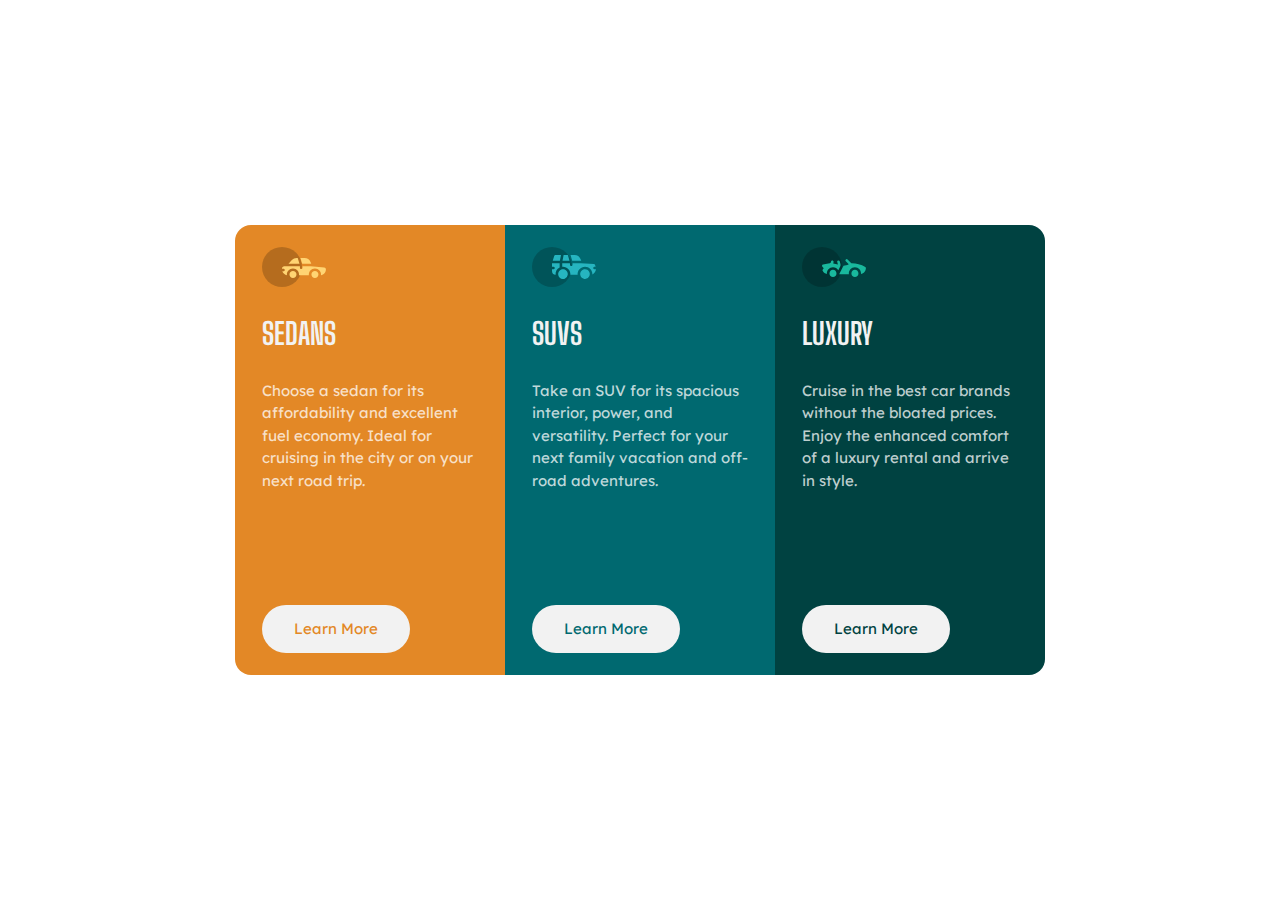
<file: 3-column-preview-card-component-main/index.html>
<!DOCTYPE html>
<html lang="en">
  <head>
    <meta charset="UTF-8" />
    <meta name="viewport" content="width=device-width, initial-scale=1.0" />
    <!-- displays site properly based on user's device -->

    <link
      rel="icon"
      type="image/png"
      sizes="32x32"
      href="./images/favicon-32x32.png"
    />

    <title>Frontend Mentor | 3-column preview card component</title>
    <link rel="preconnect" href="https://fonts.gstatic.com" />
    <link
      href="https://fonts.googleapis.com/css2?family=Big+Shoulders+Display:wght@700&family=Lexend+Deca&display=swap"
      rel="stylesheet"
    />

    <link rel="stylesheet" href="./css/reset.css" />
    <link rel="stylesheet" href="./css/global.css" />
  </head>
  <body>
    <div class="container">
      <div class="card">
        <div class="card__item bg-bright-orange">
          <img src="./images/icon-sedans.svg" alt="sedans" />
          <h1 class="title">Sedans</h1>
          <p class="description">
            Choose a sedan for its affordability and excellent fuel economy.
            Ideal for cruising in the city or on your next road trip.
          </p>
          <button class="btn bright-orange">Learn More</button>
        </div>
        <div class="card__item bg-dark-cyan">
          <img src="./images/icon-suvs.svg" alt="suvs" />
          <h1 class="title">SUVs</h1>
          <p class="description">
            Take an SUV for its spacious interior, power, and versatility.
            Perfect for your next family vacation and off-road adventures.
          </p>
          <button class="btn dark-cyan">Learn More</button>
        </div>
        <div class="card__item bg-very-dark-cyan">
          <img src="./images/icon-luxury.svg" alt="luxury" />
          <h1 class="title">Luxury</h1>
          <p class="description">
            Cruise in the best car brands without the bloated prices. Enjoy the
            enhanced comfort of a luxury rental and arrive in style.
          </p>
          <button class="btn very-dark-cyan">Learn More</button>
        </div>
      </div>
    </div>
  </body>
</html>
</file>
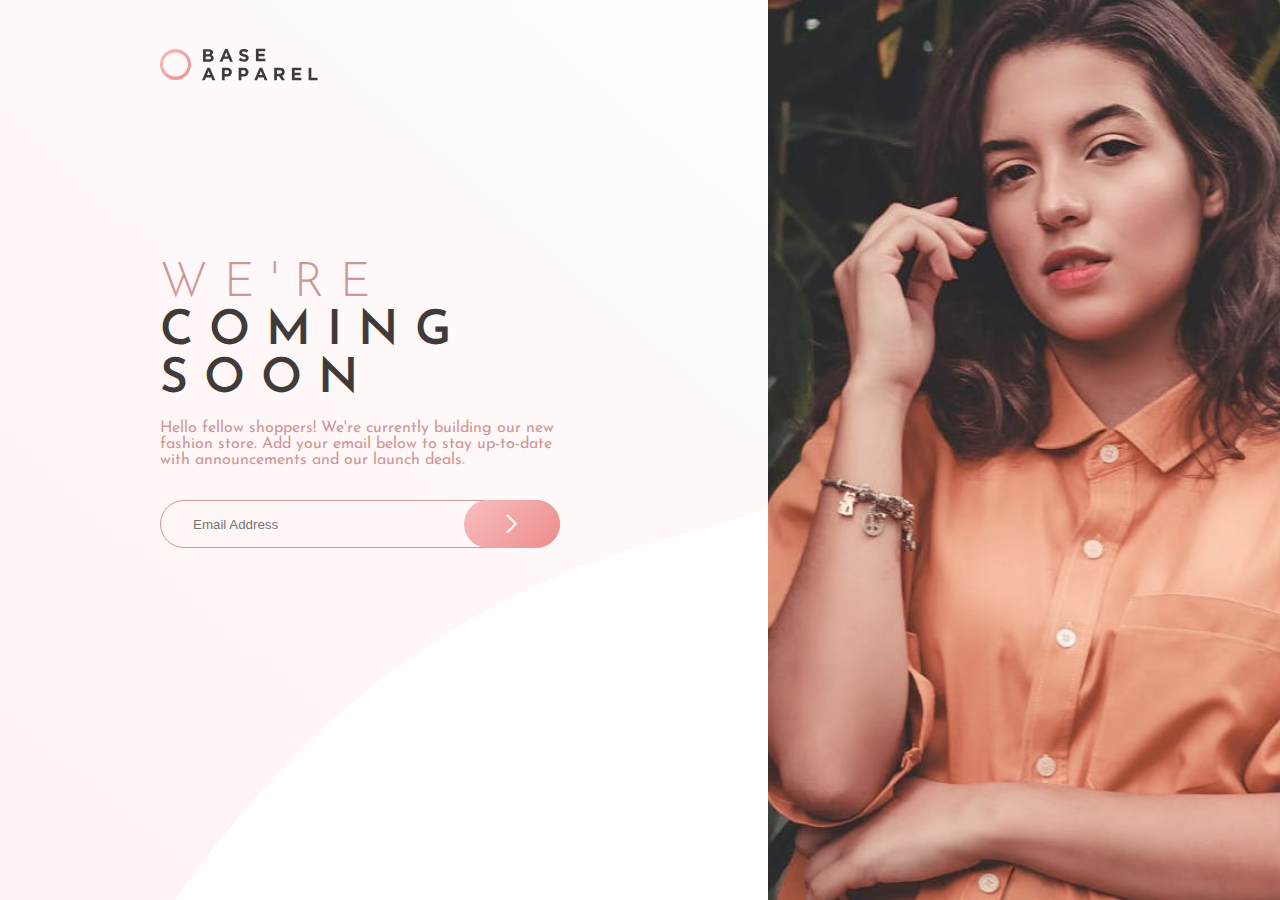
<file: base-apparel-coming-soon-master/index.html>
<!DOCTYPE html>
<html lang="en">
  <head>
    <meta charset="UTF-8" />
    <meta name="viewport" content="width=device-width, initial-scale=1.0" />
    <!-- displays site properly based on user's device -->

    <link
      rel="icon"
      type="image/png"
      sizes="32x32"
      href="./images/favicon-32x32.png"
    />

    <title>Frontend Mentor | Base Apparel coming soon page</title>
    <link rel="preconnect" href="https://fonts.gstatic.com" />
    <link
      href="https://fonts.googleapis.com/css2?family=Josefin+Sans:wght@300;400;600&display=swap"
      rel="stylesheet"
    />
    <link rel="stylesheet" href="./css/global.css" />

    <!-- Feel free to remove these styles or customise in your own stylesheet 👍 -->
  </head>
  <body>
    <main class="container">
      <div class="logo-container">
        <img src="./images/logo.svg" alt="logo" class="logo" />
      </div>
      <div class="text-container">
        <div class="text">
          <h1 class="title"><span class="accent">We're</span> coming soon</h1>
          <p class="description">
            Hello fellow shoppers! We're currently building our new fashion
            store. Add your email below to stay up-to-date with announcements
            and our launch deals.
          </p>
          <div class="control">
            <input class="input" type="text" placeholder="Email Address" />
            <span class="icon">
              <img src="./images/icon-arrow.svg" alt="icon-arrow" />
            </span>
          </div>
        </div>
      </div>

      <section class="image-container"></section>
    </main>
  </body>
</html>
</file>
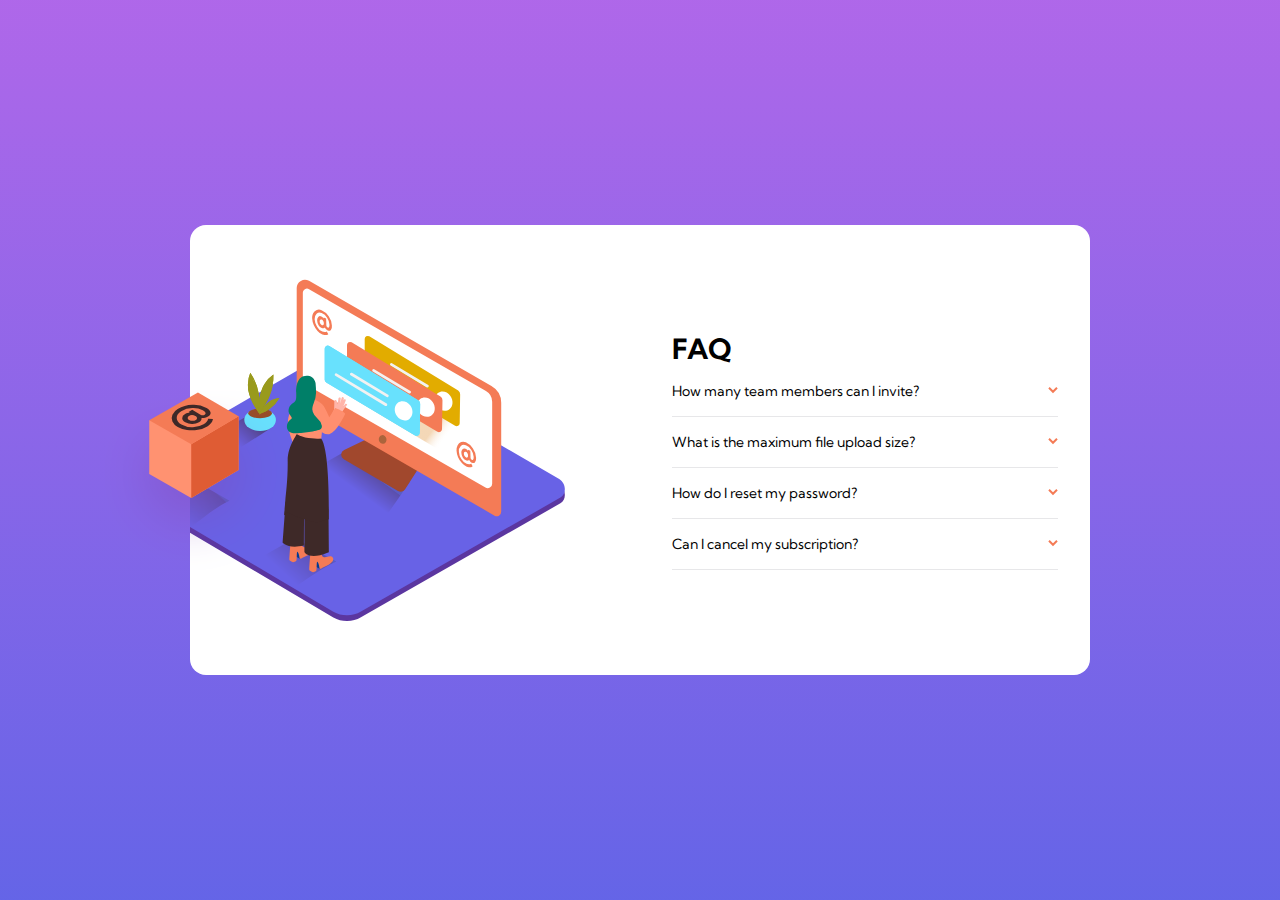
<file: faq-accordion-card-main/index.html>
<!DOCTYPE html>
<html lang="en">
  <head>
    <meta charset="UTF-8" />
    <meta name="viewport" content="width=device-width, initial-scale=1.0" />
    <!-- displays site properly based on user's device -->

    <link
      rel="icon"
      type="image/png"
      sizes="32x32"
      href="./images/favicon-32x32.png"
    />

    <title>Frontend Mentor | FAQ Accordion Card</title>
    <link rel="preconnect" href="https://fonts.gstatic.com" />
    <link
      href="https://fonts.googleapis.com/css2?family=Kumbh+Sans:wght@400;700&display=swap"
      rel="stylesheet"
    />
    <link rel="stylesheet" href="./css/global.css" />

    <script type="text/javascript" href="./scripts/index.js"></script>
  </head>
  <body>
    <div class="container">
      <div class="accordian">
        <div class="image-container-mobile">
          <img src="./images/illustration-woman-online-mobile.svg" alt="" />
        </div>
        <div class="image-container">
          <img
            class="box-icon"
            src="./images/illustration-box-desktop.svg"
            alt=""
          />
          <div class="icon-container">
            <img
              class="woman-icon"
              src="./images/illustration-woman-online-desktop.svg"
              alt=""
            />
          </div>
        </div>
        <div class="faq">
          <h1 class="title">FAQ</h1>
          <div class="faq-item">
            <p class="question">
              How many team members can I invite?
              <span class="arrow"
                ><img src="./images/icon-arrow-down.svg"
              /></span>
            </p>
            <p class="answer">
              You can invite up to 2 additional users on the Free plan.
            </p>
          </div>
          <div class="faq-item">
            <p class="question">
              What is the maximum file upload size?
              <span class="arrow"
                ><img src="./images/icon-arrow-down.svg"
              /></span>
            </p>
            <p class="answer">
              No more than 2GB. All files in your account must fit your allotted
              storage space.
            </p>
          </div>
          <div class="faq-item">
            <p class="question">
              How do I reset my password?
              <span class="arrow"
                ><img src="./images/icon-arrow-down.svg"
              /></span>
            </p>
            <p class="answer">
              Click “Forgot password” from the login page or “Change password”
              from your profile page. A reset link will be emailed to you.
            </p>
          </div>
          <div class="faq-item">
            <p class="question">
              Can I cancel my subscription?

              <span class="arrow"
                ><img src="./images/icon-arrow-down.svg"
              /></span>
            </p>
            <p class="answer">
              Yes! Send us a message and we’ll process your request no questions
              asked. Do you provide additional support? Chat and email support
              is available 24/7. Phone lines are open during normal business
              hours.
            </p>
          </div>
        </div>
      </div>
    </div>
    <script src="./scripts/index.js"></script>
  </body>
</html>
</file>
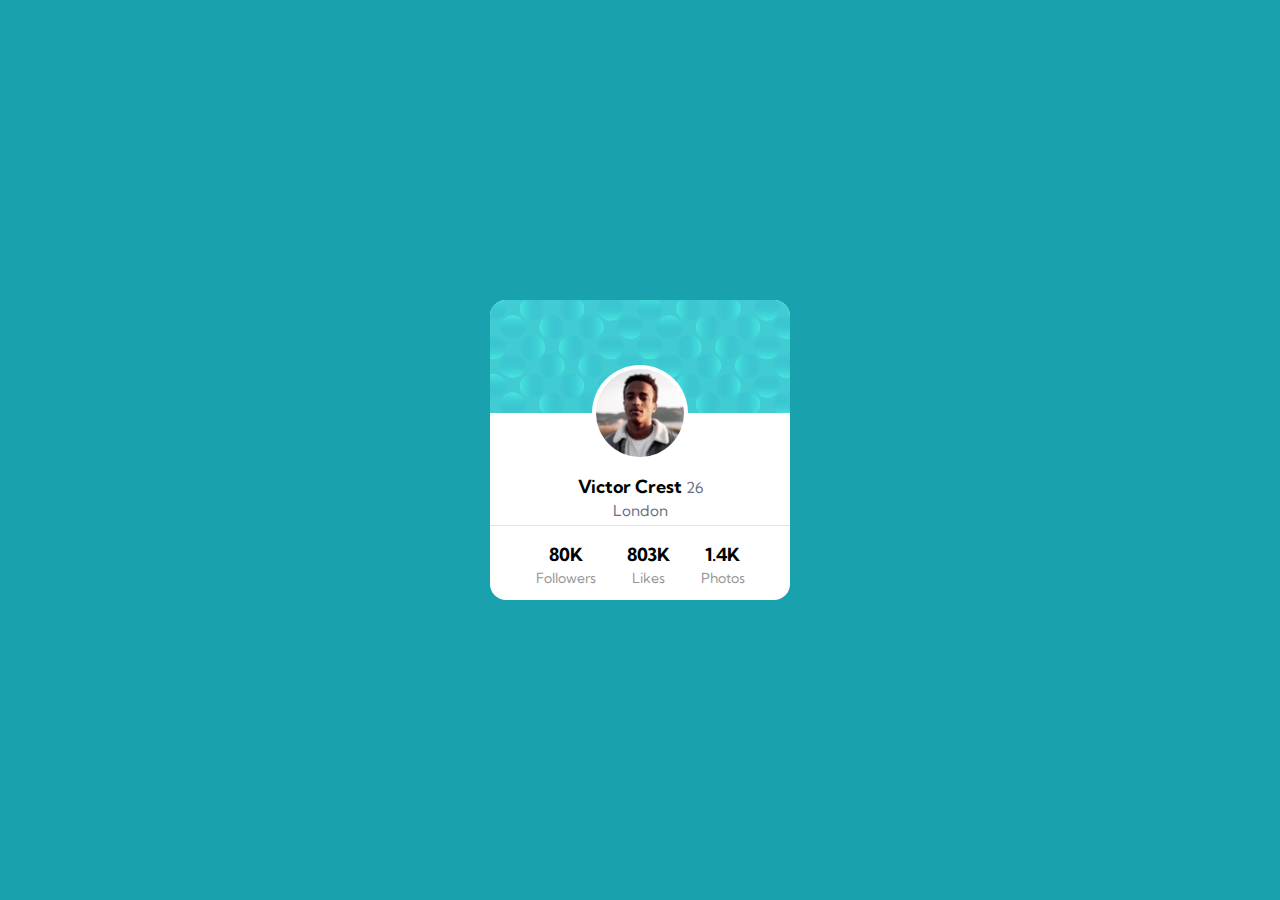
<file: profile-card-component-main/index.html>
<!DOCTYPE html>
<html lang="en">
  <head>
    <meta charset="UTF-8" />
    <meta name="viewport" content="width=device-width, initial-scale=1.0" />
    <!-- displays site properly based on user's device -->

    <link
      rel="icon"
      type="image/png"
      sizes="32x32"
      href="./images/favicon-32x32.png"
    />

    <title>Frontend Mentor | Profile card component</title>
    <link rel="preconnect" href="https://fonts.gstatic.com" />
    <link
      href="https://fonts.googleapis.com/css2?family=Kumbh+Sans:wght@400;700&display=swap"
      rel="stylesheet"
    />
    <link rel="stylesheet" href="./css/reset.css" />
    <link rel="stylesheet" href="./css/global.css" />

    <!-- Feel free to remove these styles or customise in your own stylesheet 👍 -->
  </head>
  <body>
    <div class="container">
      <div class="card">
        <div class="details-container">
          <div class="avatar-container">
            <img class="avatar" src="./images/image-victor.jpg" alt="victor" />
          </div>
          <div class="details">
            <h1 class="title">Victor Crest <span class="accent">26</span></h1>
            <p class="description">London</p>
          </div>
        </div>
        <div class="stats-container">
          <ul class="stats">
            <li class="stats-items">
              <span class="stats-header">80K</span>Followers
            </li>
            <li class="stats-items">
              <span class="stats-header">803K</span>Likes
            </li>
            <li class="stats-items">
              <span class="stats-header">1.4K</span>Photos
            </li>
          </ul>
        </div>
      </div>
    </div>
  </body>
</html>
</file>
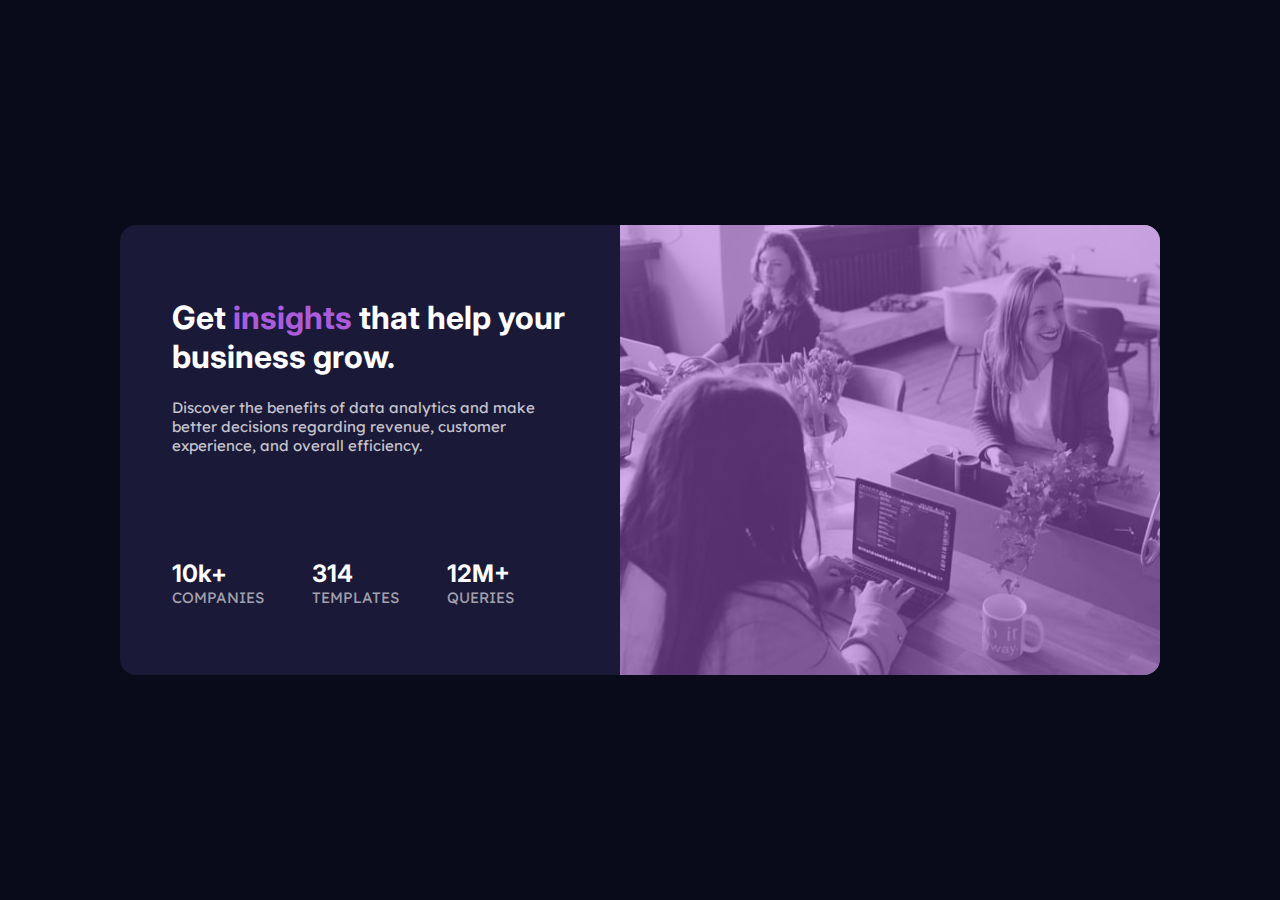
<file: stats-preview-card-component-main/index.html>
<!DOCTYPE html>
<html lang="en">
  <head>
    <meta charset="UTF-8" />
    <meta name="viewport" content="width=device-width, initial-scale=1.0" />
    <!-- displays site properly based on user's device -->

    <link
      rel="icon"
      type="image/png"
      sizes="32x32"
      href="./images/favicon-32x32.png"
    />
    <link rel="preconnect" href="https://fonts.gstatic.com" />
    <link
      href="https://fonts.googleapis.com/css2?family=Inter:wght@400;700&family=Lexend&display=swap"
      rel="stylesheet"
    />

    <link rel="stylesheet" href="./css/global.css" />

    <title>Frontend Mentor | Stats preview card component</title>

    <!-- Feel free to remove these styles or customise in your own stylesheet 👍 -->
  </head>
  <body>
    <div class="container">
      <div class="card">
        <div class="card__body">
          <div class="card__heading">
            <h1 class="title">
              Get <span class="accent">insights</span> that help your business
              grow.
            </h1>
            <p class="description">
              Discover the benefits of data analytics and make better decisions
              regarding revenue, customer experience, and overall efficiency.
            </p>
          </div>
          <ul class="stats">
            <li class="stats__item">
              <span class="stats__title">10k+</span> COMPANIES
            </li>
            <li class="stats__item">
              <span class="stats__title">314</span> TEMPLATES
            </li>
            <li class="stats__item">
              <span class="stats__title">12M+</span> QUERIES
            </li>
          </ul>
        </div>
        <div class="img__container">
          <div class="overlay"></div>
          <picture>
            <source srcset="./images/image-header-desktop.jpg" />
            <source
              srcset="./images/image-header-mobile.jpg"
              media="(min-width: 768px)"
            />
            <img
              src="./images/image-header-desktop.jpg"
              class="card__img"
              alt=""
            />
          </picture>
        </div>
      </div>
    </div>
  </body>
</html>
</file>
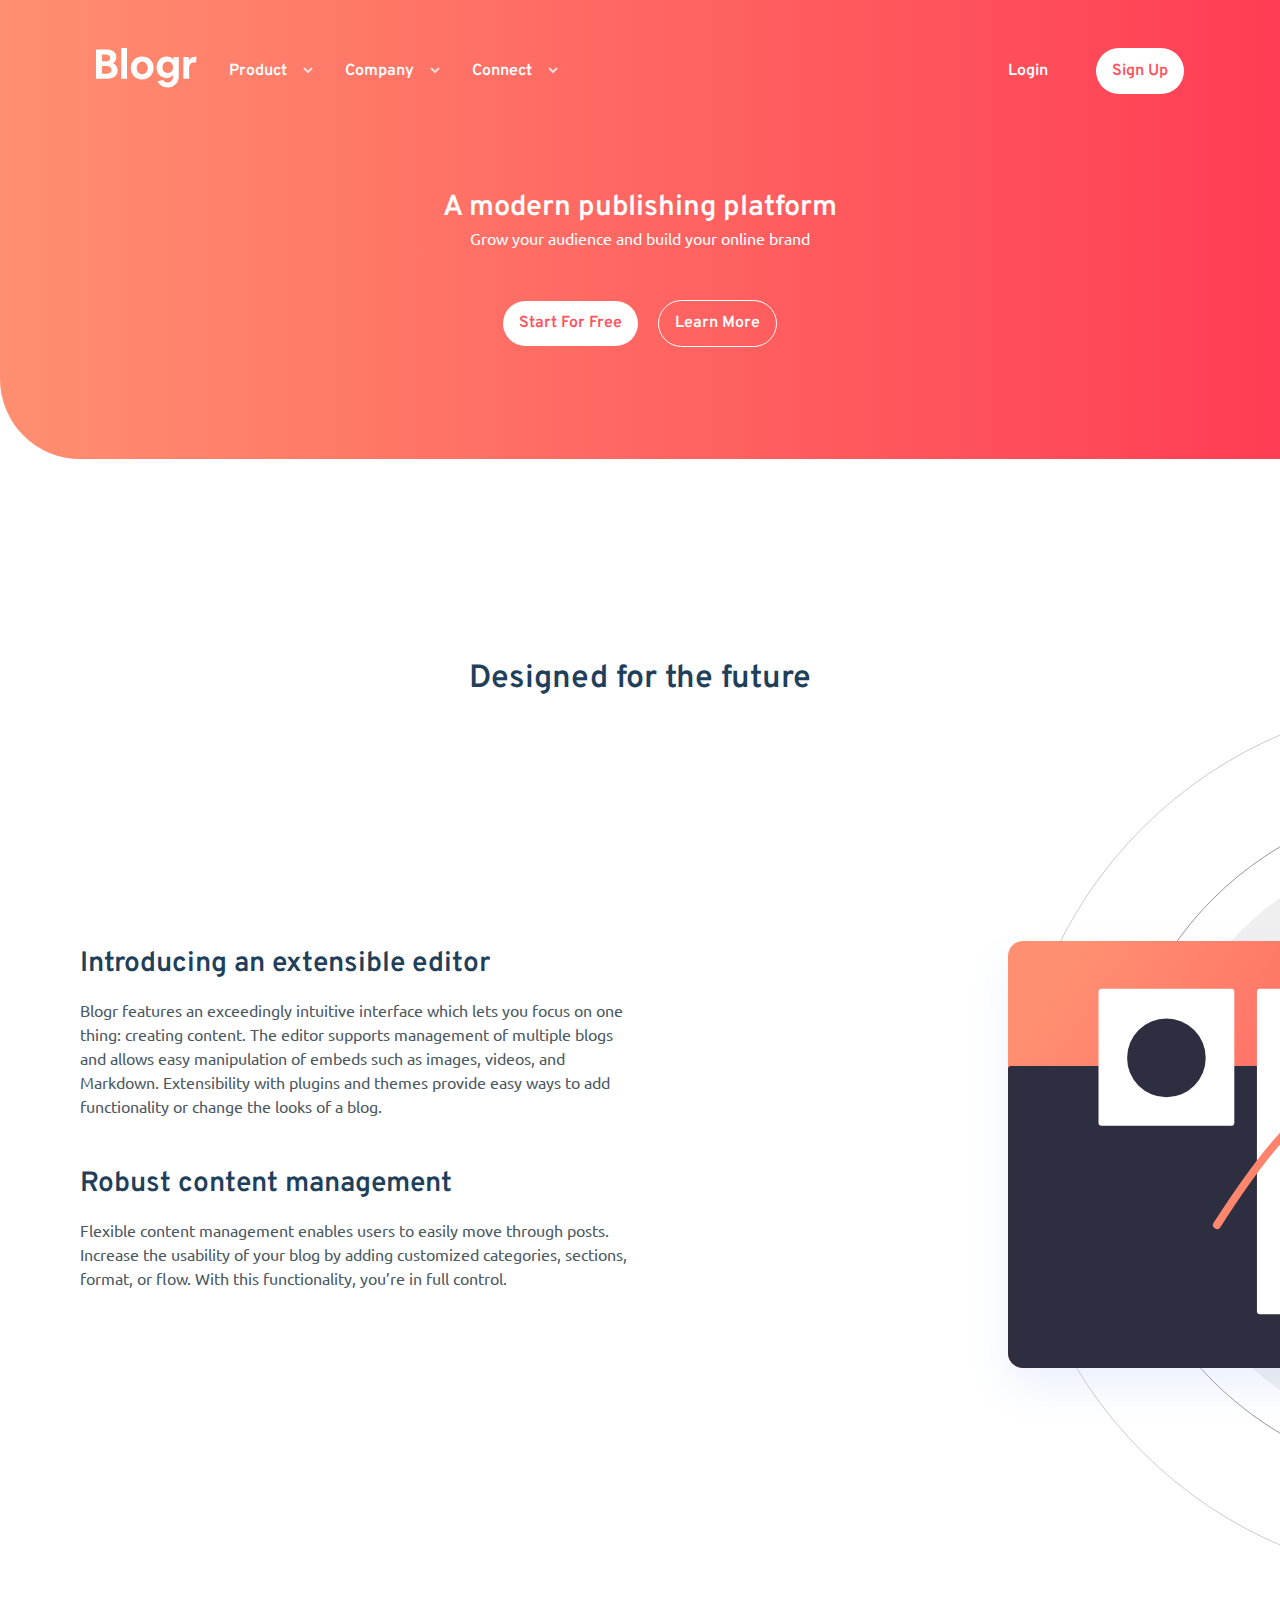
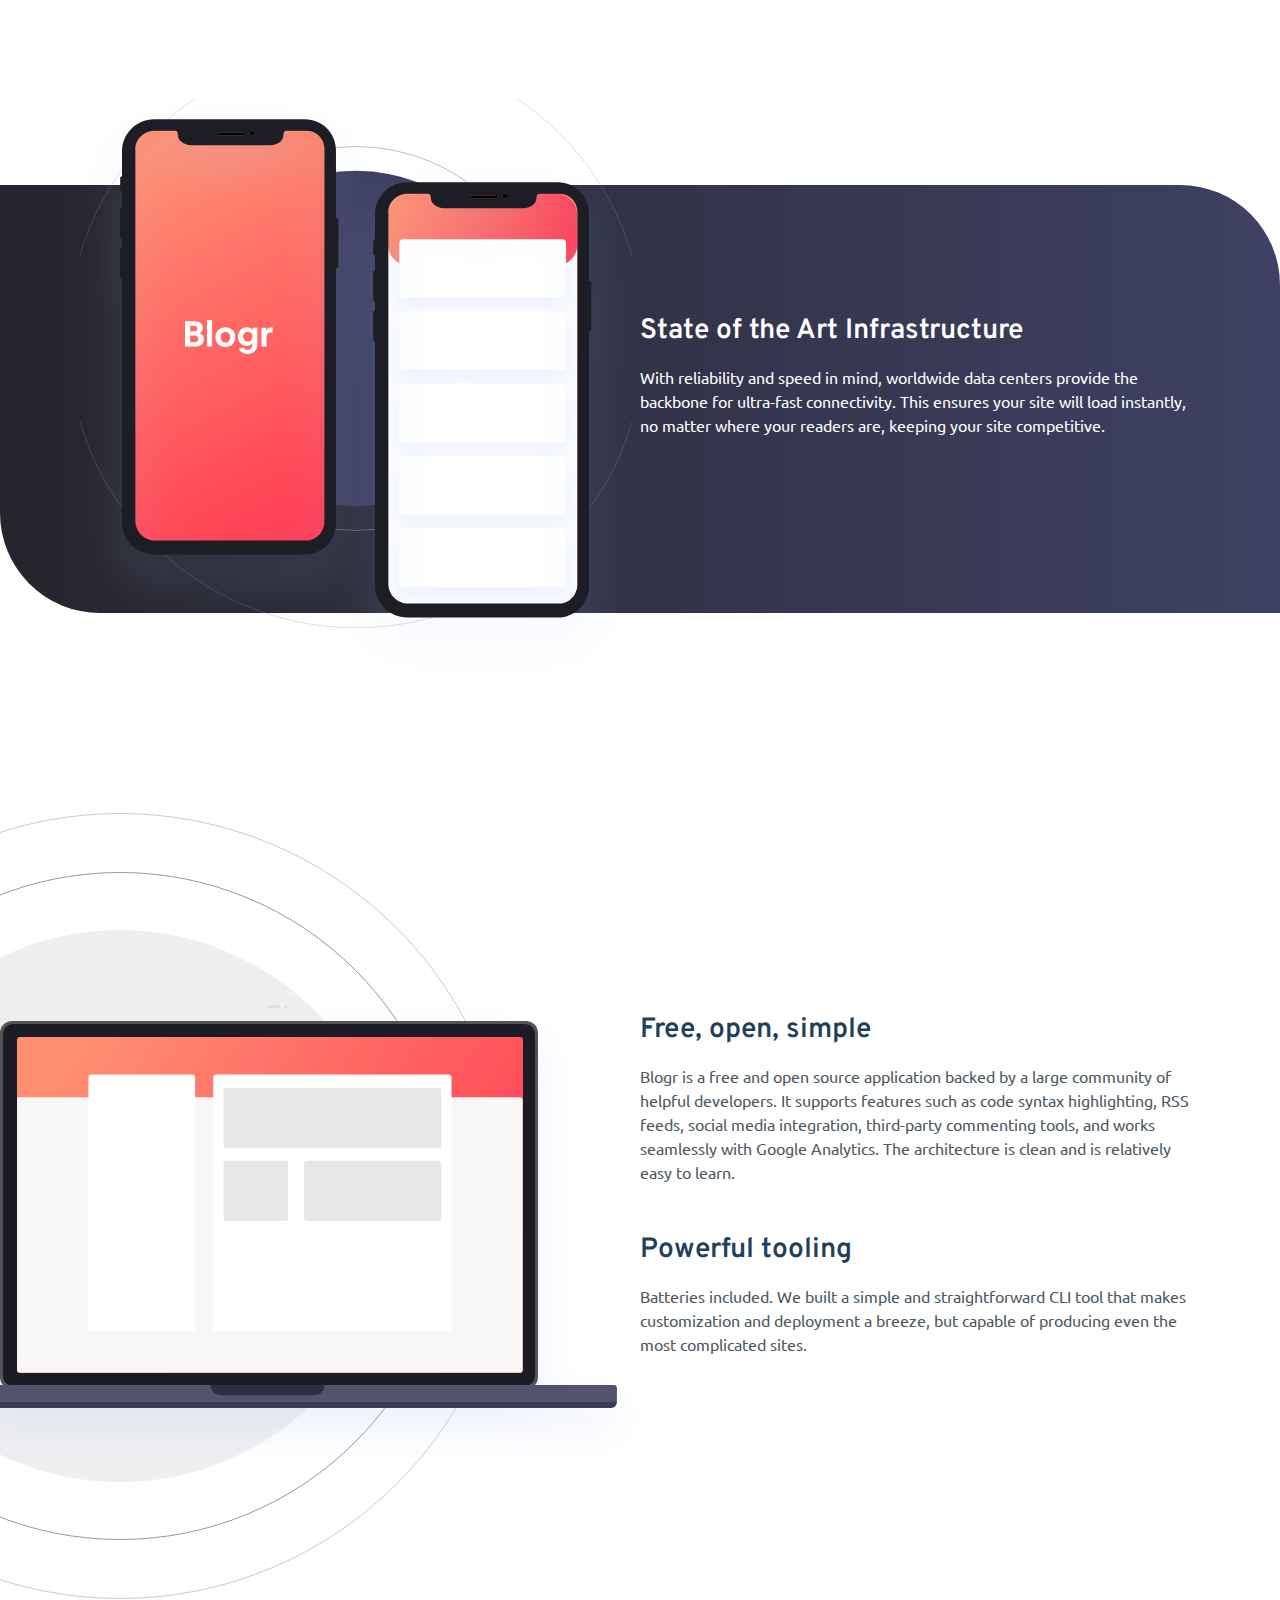
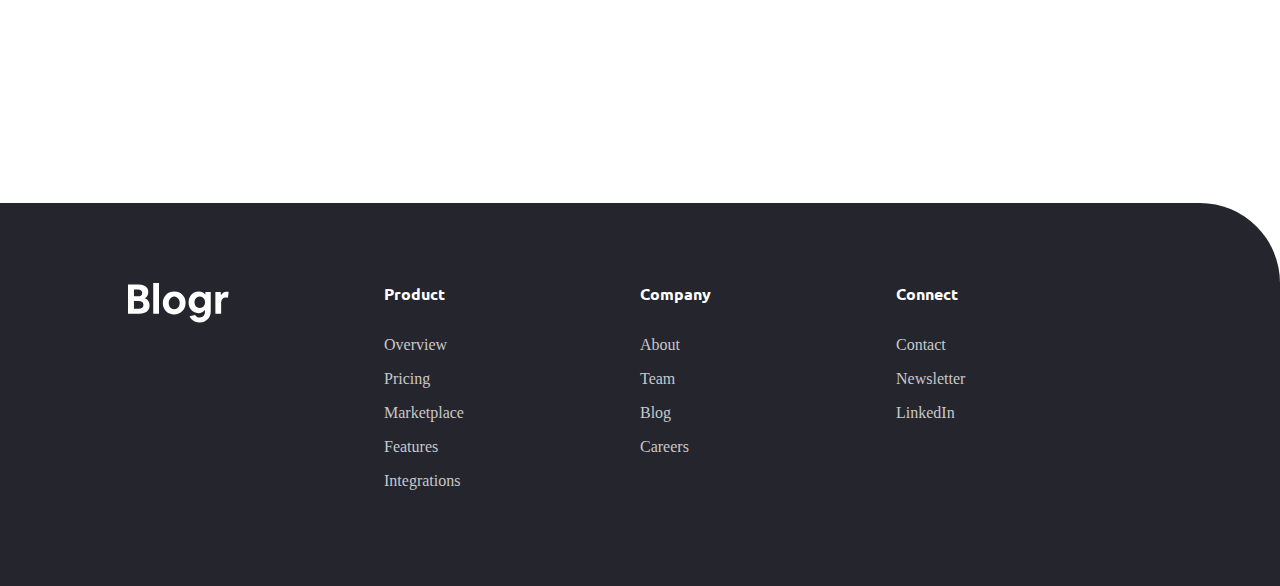
<file: junior/blogr-landing-page-main/index.html>
<!DOCTYPE html>
<html lang="en">
  <head>
    <meta charset="UTF-8" />
    <meta name="viewport" content="width=device-width, initial-scale=1.0" />
    <!-- displays site properly based on user's device -->

    <link
      rel="icon"
      type="image/png"
      sizes="32x32"
      href="./images/favicon-32x32.png"
    />

    <title>Frontend Mentor | [Blogr]</title>

    <!-- Feel free to remove these styles or customise in your own stylesheet 👍 -->
    <link rel="preconnect" href="https://fonts.gstatic.com" />
    <link
      href="https://fonts.googleapis.com/css2?family=Overpass:wght@300;600&family=Ubuntu:wght@400;500;700&display=swap"
      rel="stylesheet"
    />
    <link rel="stylesheet" href="./css/global.css" />
  </head>
  <body>
    <main>
      <section class="landing">
        <nav class="navbar">
          <div class="navbar-brand">
            <a class="navbar-item">
              <img src="./images/logo.svg" alt="" />
            </a>
            <div class="navbar-button">
              <div class="navbar-burger"></div>
            </div>
          </div>
          <div class="navbar-menu">
            <div class="navbar-start">
              <div class="navbar-item has-dropdown">
                <a class="navbar-link"
                  >Product
                  <span class="arrow"></span>
                </a>
                <div class="navbar-dropdown">
                  <a class="navbar-item">Overview</a>
                  <a class="navbar-item">Pricing</a>
                  <a class="navbar-item">Marketplace</a>
                  <a class="navbar-item">Features</a>
                  <a class="navbar-item">Integrations</a>
                </div>
              </div>
              <div class="navbar-item has-dropdown">
                <a class="navbar-link"
                  >Company
                  <span class="arrow"></span>
                </a>
                <div class="navbar-dropdown">
                  <a class="navbar-item">About</a>
                  <a class="navbar-item">Team</a>
                  <a class="navbar-item">Blog</a>
                  <a class="navbar-item">Careers</a>
                </div>
              </div>
              <div class="navbar-item has-dropdown">
                <a class="navbar-link"
                  >Connect
                  <span class="arrow"></span>
                </a>
                <div class="navbar-dropdown">
                  <a class="navbar-item">Contact</a>
                  <a class="navbar-item">Newsletter</a>
                  <a class="navbar-item">LinkedIn</a>
                </div>
              </div>
            </div>
            <div class="navbar-end">
              <div class="navbar-item">
                <button class="button">Login</button>
              </div>
              <div class="navbar-item">
                <button class="button is-light">Sign Up</button>
              </div>
            </div>
          </div>
        </nav>
        <div class="landing-text">
          <h1 class="detail-text has-text-white">
            A modern publishing platform
          </h1>
          <p class="detail-description has-text-white">
            Grow your audience and build your online brand
          </p>
          <div class="buttons">
            <button class="button is-light" type="button">
              Start For Free
            </button>
            <button class="button is-outline" type="button">Learn More</button>
          </div>
        </div>
      </section>
      <section class="editor">
        <h2 class="editor-header">Designed for the future</h2>
        <div class="editor-container">
          <div class="editor-text">
            <article class="detail">
              <h3 class="detail-header">Introducing an extensible editor</h3>
              <p class="detail-description">
                Blogr features an exceedingly intuitive interface which lets you
                focus on one thing: creating content. The editor supports
                management of multiple blogs and allows easy manipulation of
                embeds such as images, videos, and Markdown. Extensibility with
                plugins and themes provide easy ways to add functionality or
                change the looks of a blog.
              </p>
            </article>
            <article class="detail">
              <h3 class="detail-header">Robust content management</h3>
              <p class="detail-description">
                Flexible content management enables users to easily move through
                posts. Increase the usability of your blog by adding customized
                categories, sections, format, or flow. With this functionality,
                you’re in full control.
              </p>
            </article>
          </div>
          <div class="editor-image-container">
            <picture>
              <source
                media="(max-width: 768px)"
                srcset="./images/illustration-editor-mobile.svg"
              />
              <img
                class="editor-image"
                src="./images/illustration-editor-desktop.svg"
                alt=""
              />
            </picture>
          </div>
        </div>
      </section>

      <section class="phones">
        <div class="phones-container">
          <div class="phones-image-container">
            <img
              class="phones-image"
              src="./images/illustration-phones.svg"
              alt=""
            />
          </div>
          <div class="phones-text">
            <article class="detail">
              <h2 class="detail-header has-text-white">
                State of the Art Infrastructure
              </h2>
              <p class="detail-description has-text-white">
                With reliability and speed in mind, worldwide data centers
                provide the backbone for ultra-fast connectivity. This ensures
                your site will load instantly, no matter where your readers are,
                keeping your site competitive.
              </p>
            </article>
          </div>
        </div>
      </section>

      <section class="laptop">
        <div class="laptop-container">
          <div class="laptop-image-container">
            <picture>
              <source
                srcset="./images/illustration-laptop-mobile.svg"
                media="(max-width: 768px)"
              />
              <img
                class="laptop-image"
                src="./images/illustration-laptop-desktop.svg"
                alt=""
              />
            </picture>
          </div>
          <div class="laptop-text">
            <article class="detail">
              <h3 class="detail-header">Free, open, simple</h3>
              <p class="detail-description">
                Blogr is a free and open source application backed by a large
                community of helpful developers. It supports features such as
                code syntax highlighting, RSS feeds, social media integration,
                third-party commenting tools, and works seamlessly with Google
                Analytics. The architecture is clean and is relatively easy to
                learn.
              </p>
            </article>
            <article class="detail">
              <h3 class="detail-header">Powerful tooling</h3>
              <p class="detail-description">
                Batteries included. We built a simple and straightforward CLI
                tool that makes customization and deployment a breeze, but
                capable of producing even the most complicated sites.
              </p>
            </article>
          </div>
        </div>
      </section>
    </main>
    <footer class="footer">
      <a class="logo">
        <img src="./images/logo.svg" alt="" />
      </a>

      <div>
        <h4>Product</h4>
        <ul>
          <li>Overview</li>
          <li>Pricing</li>
          <li>Marketplace</li>
          <li>Features</li>
          <li>Integrations</li>
        </ul>
      </div>
      <div>
        <h4>Company</h4>
        <ul>
          <li>About</li>
          <li>Team</li>
          <li>Blog</li>
          <li>Careers</li>
        </ul>
      </div>
      <div>
        <h4>Connect</h4>
        <ul>
          <li>Contact</li>
          <li>Newsletter</li>
          <li>LinkedIn</li>
        </ul>
      </div>
    </footer>
    <script src="./scripts/index.js"></script>
  </body>
</html>
</file>
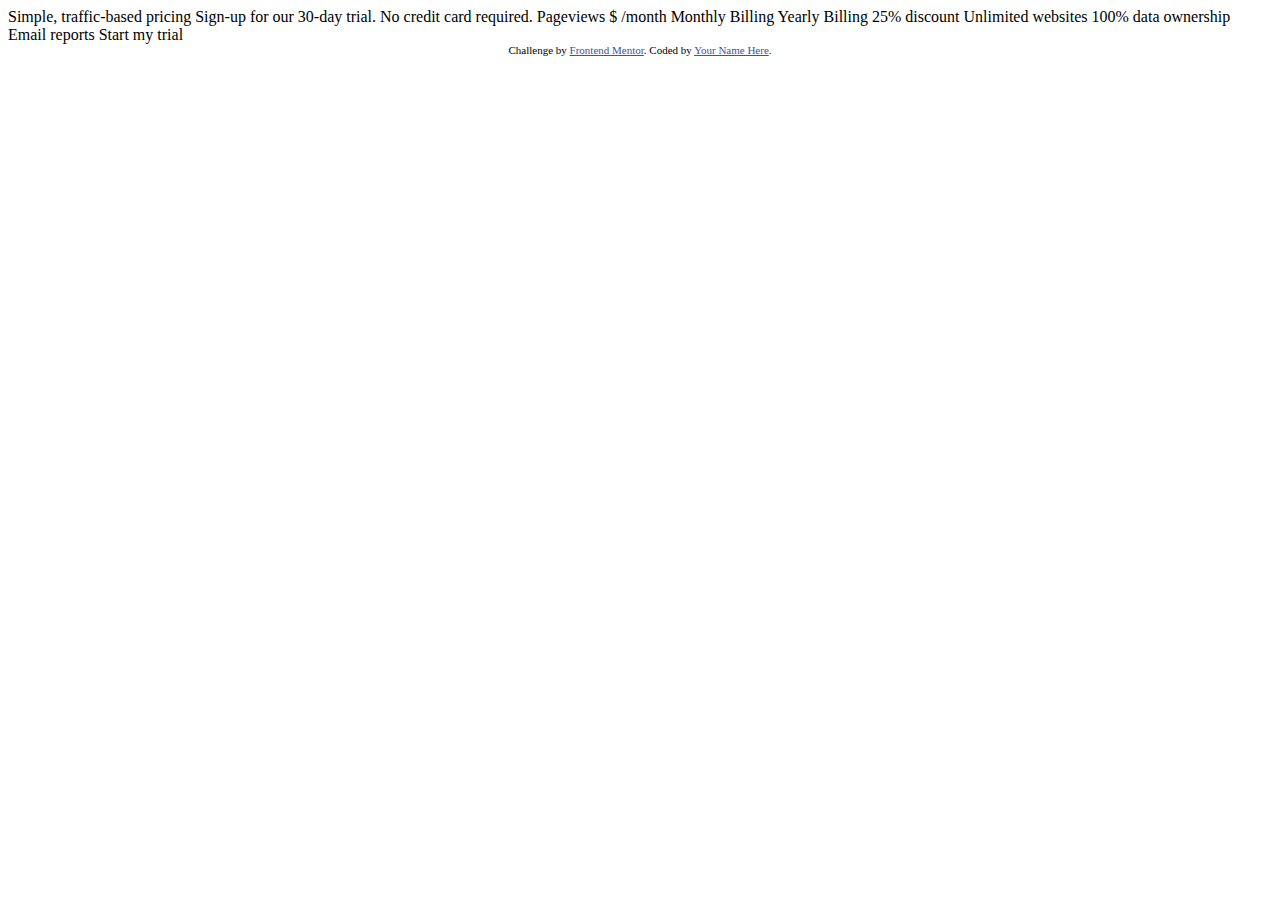
<file: junior/interactive-pricing-component-main/index.html>
<!DOCTYPE html>
<html lang="en">
<head>
  <meta charset="UTF-8">
  <meta name="viewport" content="width=device-width, initial-scale=1.0"> <!-- displays site properly based on user's device -->

  <link rel="icon" type="image/png" sizes="32x32" href="./images/favicon-32x32.png">
  
  <title>Frontend Mentor | Interactive pricing component</title>

  <!-- Feel free to remove these styles or customise in your own stylesheet 👍 -->
  <style>
    .attribution { font-size: 11px; text-align: center; }
    .attribution a { color: hsl(228, 45%, 44%); }
  </style>
</head>
<body>

  Simple, traffic-based pricing
  Sign-up for our 30-day trial. No credit card required. 

  Pageviews
  $ /month

  Monthly Billing
  Yearly Billing 25% discount

  Unlimited websites
  100% data ownership
  Email reports

  Start my trial
  
  <div class="attribution">
    Challenge by <a href="https://www.frontendmentor.io?ref=challenge" target="_blank">Frontend Mentor</a>. 
    Coded by <a href="#">Your Name Here</a>.
  </div>
</body>
</html>
</file>
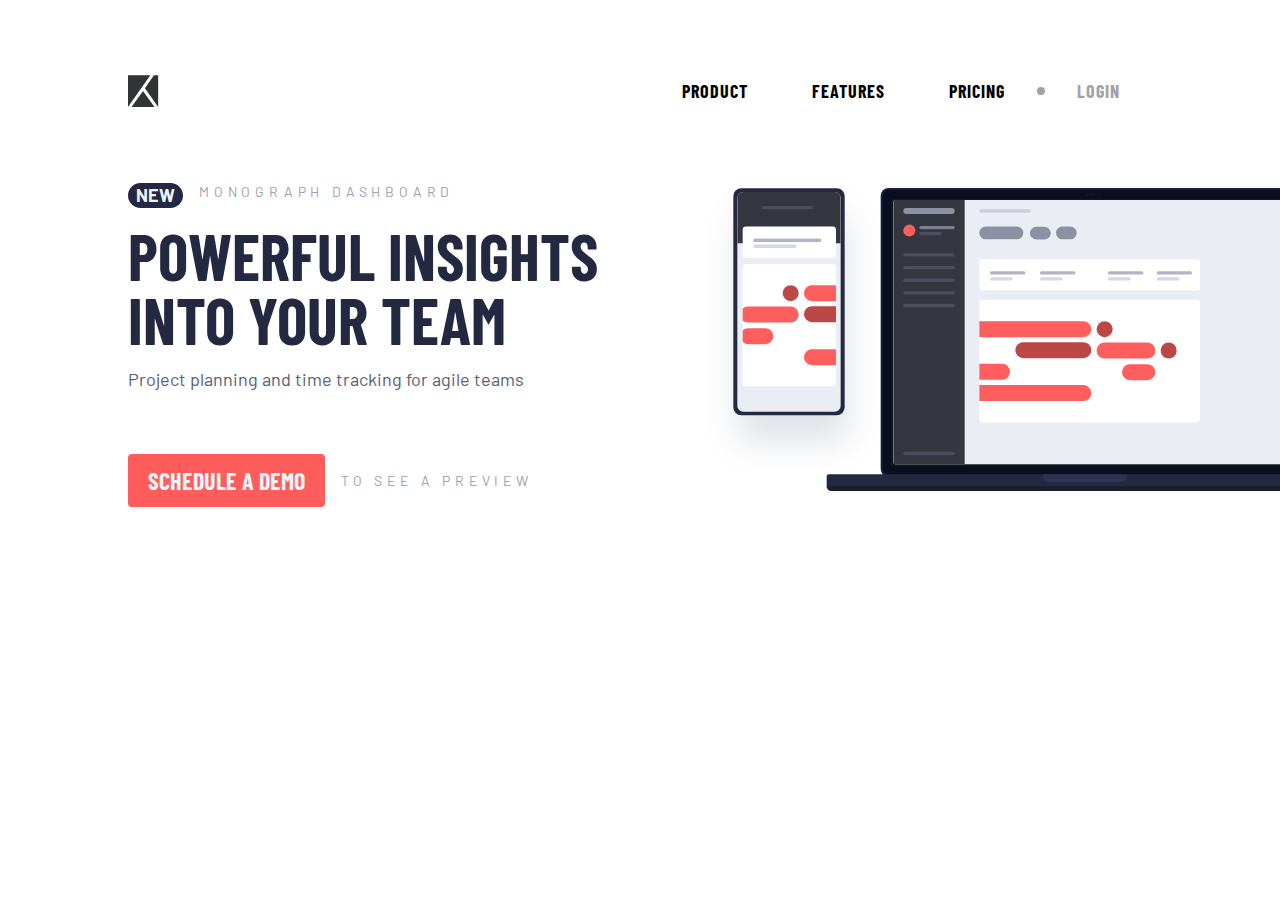
<file: junior/project-tracking-intro-component-master/index.html>
<!DOCTYPE html>
<html lang="en">
  <head>
    <meta charset="UTF-8" />
    <meta name="viewport" content="width=device-width, initial-scale=1.0" />
    <!-- displays site properly based on user's device -->

    <link
      rel="icon"
      type="image/png"
      sizes="32x32"
      href="./images/favicon-32x32.png"
    />

    <title>Frontend Mentor | Project tracking intro component</title>
    <link rel="preconnect" href="https://fonts.gstatic.com" />
    <link
      href="https://fonts.googleapis.com/css2?family=Barlow&family=Barlow+Condensed:wght@400;700&display=swap"
      rel="stylesheet"
    />
    <link rel="stylesheet" href="./css/global.css" />
  </head>
  <body>
    <nav class="navbar">
      <div class="navbar-brand">
        <div class="logo-container">
          <img src="./images/logo.svg" alt="" />
        </div>
        <div class="navbar-btn">
          <div class="navbar-burger"></div>
        </div>
      </div>
      <div class="navbar-menu">
        <div class="navbar-end">
          <div class="navbar-item">Product</div>
          <div class="navbar-item">Features</div>
          <div class="navbar-item">Pricing</div>
          <div class="navbar-item dot"></div>
          <div class="navbar-item has-text-gray">Login</div>
        </div>
      </div>
    </nav>

    <main class="monograph-container">
      <div class="monograph-text-container">
        <div class="tagline">
          <p class="tag">New</p>
          <p class="spaced-text">Monograph Dashboard</p>
        </div>
        <article class="detail">
          <h1 class="detail-header">Powerful insights into your team</h1>
          <p class="detail-description">
            Project planning and time tracking for agile teams
          </p>
        </article>
        <div class="cta">
          <button class="button">Schedule a demo</button>
          <p class="spaced-text">to see a preview</p>
        </div>
      </div>
      <div class="monograph-image-container">
        <img
          class="monograph-image"
          src="./images/illustration-devices.svg"
          alt=""
        />
      </div>
    </main>
    <script src="./scripts/index.js"></script>
  </body>
</html>
</file>
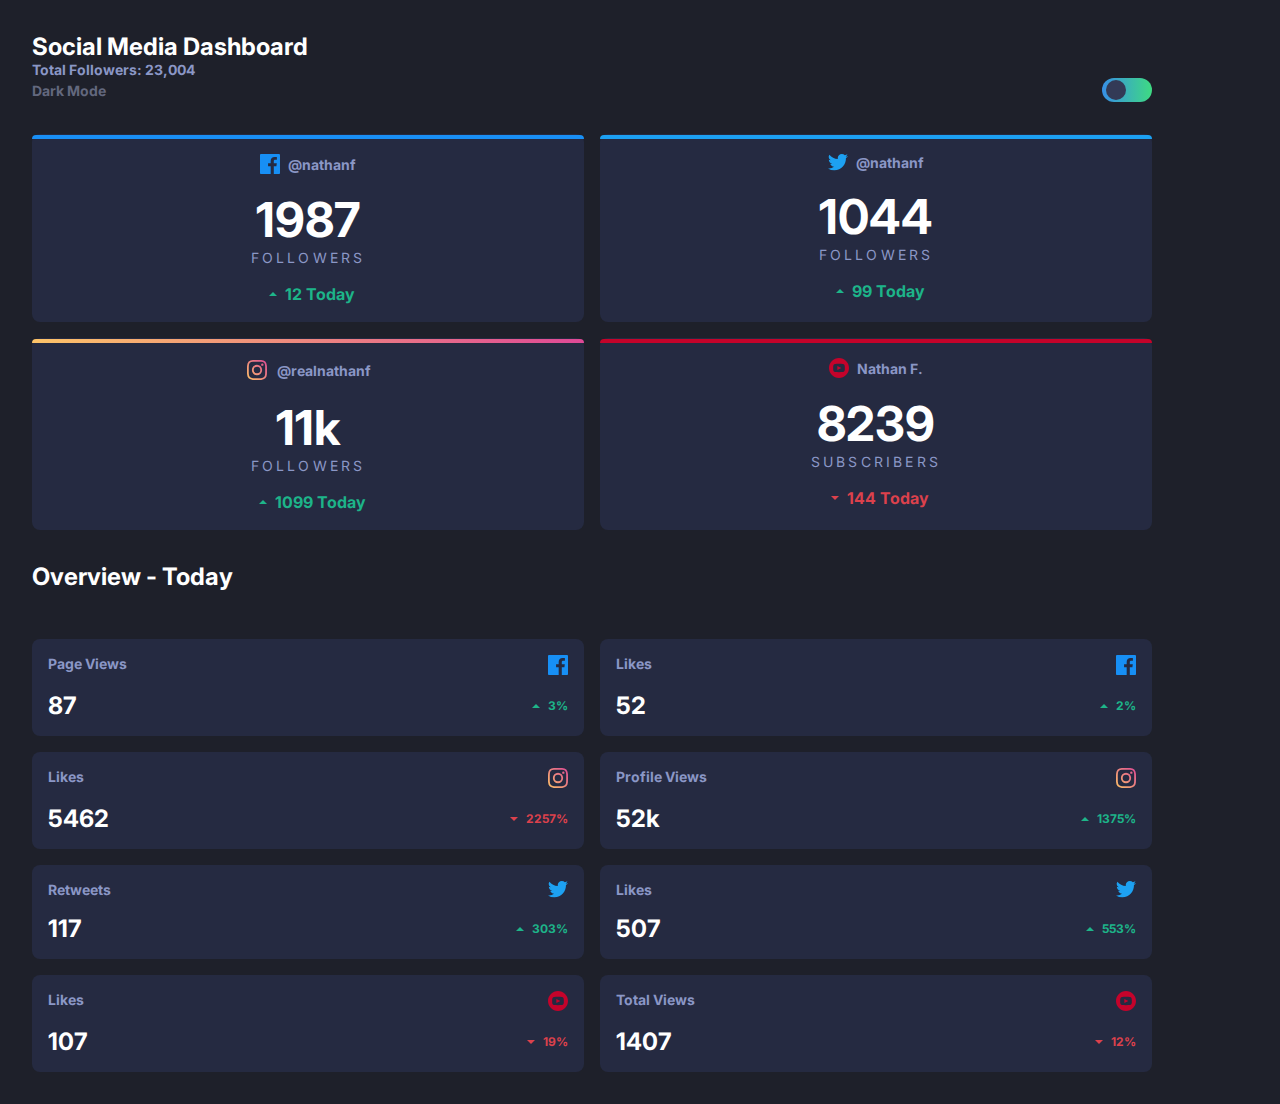
<file: junior/social-media-dashboard-with-theme-switcher-master/index.html>
<!DOCTYPE html>
<html lang="en">
  <head>
    <meta charset="UTF-8" />
    <meta name="viewport" content="width=device-width, initial-scale=1.0" />
    <!-- displays site properly based on user's device -->

    <link
      rel="icon"
      type="image/png"
      sizes="32x32"
      href="./images/favicon-32x32.png"
    />

    <title>Frontend Mentor | [Challenge Name Here]</title>

    <!-- Feel free to remove these styles or customise in your own stylesheet 👍 -->
    <link rel="preconnect" href="https://fonts.gstatic.com" />
    <link
      href="https://fonts.googleapis.com/css2?family=Inter:wght@400;700&display=swap"
      rel="stylesheet"
    />
    <link rel="stylesheet" href="./css/global.css" />
  </head>

  <body class="canBeWhite">
    <header class="header">
      <div class="container">
        <div class="header-text">
          <h1 class="title">Social Media Dashboard</h1>
          <p class="subtitle">Total Followers: 23,004</p>
        </div>
        <div class="divider"></div>

        <div class="switch-button-container">
          <p class="switch-text">Dark Mode</p>
          <label class="switch">
            <input
              type="checkbox"
              name="switch"
              onClick="handleClick()"
              checked
            />
            <span class="slider"></span>
          </label>
        </div>
      </div>
    </header>
    <main>
      <section class="social-dashboard container">
        <div class="social-card-big facebook">
          <div class="social-top">
            <img class="social-icon" src="./images/icon-facebook.svg" alt="" />
            <p class="tag">@nathanf</p>
          </div>
          <div class="social-middle">
            <p class="number">1987</p>
            <p class="spaced-text">Followers</p>
          </div>
          <div class="social-bottom">
            <span class="icon">
              <img class="chevron" src="./images/icon-up.svg" alt="" />
            </span>
            <span class="green">12 Today</span>
          </div>
        </div>
        <div class="social-card-big twitter">
          <div class="social-top">
            <img class="social-icon" src="./images/icon-twitter.svg" alt="" />
            <p class="tag">@nathanf</p>
          </div>
          <div class="social-middle">
            <p class="number">1044</p>
            <p class="spaced-text">Followers</p>
          </div>
          <div class="social-bottom">
            <span class="icon">
              <img class="chevron" src="./images/icon-up.svg" alt="" />
            </span>
            <span class="green">99 Today</span>
          </div>
        </div>
        <div class="social-card-big instagram">
          <div class="social-top">
            <span class="icon">
              <img
                class="social-icon"
                src="./images/icon-instagram.svg"
                alt=""
              />
            </span>
            <span class="tag">@realnathanf</span>
          </div>
          <div class="social-middle">
            <p class="number">11k</p>
            <p class="spaced-text">Followers</p>
          </div>
          <div class="social-bottom">
            <span class="icon">
              <img class="chevron" src="./images/icon-up.svg" alt="" />
            </span>
            <span class="green">1099 Today </span>
          </div>
        </div>
        <div class="social-card-big youtube">
          <div class="social-top">
            <img class="social-icon" src="./images/icon-youtube.svg" alt="" />
            <p class="tag">Nathan F.</p>
          </div>
          <div class="social-middle">
            <p class="number">8239</p>
            <p class="spaced-text">Subscribers</p>
          </div>
          <div class="social-bottom">
            <span class="icon">
              <img class="chevron" src="./images/icon-down.svg" alt="" />
            </span>
            <span class="red">144 Today</span>
          </div>
        </div>
      </section>
      <section class="social-overview-container container">
        <h2 class="social-overview-header">Overview - Today</h2>
        <div class="social-overview">
          <div class="social-card-small">
            <div class="social-overview-top">
              <p class="text">Page Views</p>
              <img
                class="social-icon"
                src="./images/icon-facebook.svg"
                alt=""
              />
            </div>
            <div class="social-overview-bottom">
              <p class="small-number">87</p>
              <div class="icon-text">
                <span class="icon">
                  <img class="chevron" src="./images/icon-up.svg" alt="" />
                </span>
                <span class="green"> 3% </span>
              </div>
            </div>
          </div>
          <div class="social-card-small">
            <div class="social-overview-top">
              <p class="text">Likes</p>
              <img
                class="social-icon"
                src="./images/icon-facebook.svg"
                alt=""
              />
            </div>
            <div class="social-overview-bottom">
              <p class="small-number">52</p>
              <div class="icon-text">
                <span class="icon">
                  <img class="chevron" src="./images/icon-up.svg" alt="" />
                </span>
                <span class="green"> 2% </span>
              </div>
            </div>
          </div>
          <div class="social-card-small">
            <div class="social-overview-top">
              <p class="text">Likes</p>
              <img
                class="social-icon"
                src="./images/icon-instagram.svg"
                alt=""
              />
            </div>
            <div class="social-overview-bottom">
              <p class="small-number">5462</p>
              <div class="icon-text">
                <span class="icon">
                  <img class="chevron" src="./images/icon-down.svg" alt="" />
                </span>
                <span class="red"> 2257% </span>
              </div>
            </div>
          </div>
          <div class="social-card-small">
            <div class="social-overview-top">
              <p class="text">Profile Views</p>
              <img
                class="social-icon"
                src="./images/icon-instagram.svg"
                alt=""
              />
            </div>
            <div class="social-overview-bottom">
              <p class="small-number">52k</p>
              <div class="icon-text">
                <span class="icon">
                  <img class="chevron" src="./images/icon-up.svg" alt="" />
                </span>
                <span class="green"> 1375% </span>
              </div>
            </div>
          </div>
          <div class="social-card-small">
            <div class="social-overview-top">
              <p class="text">Retweets</p>
              <img class="social-icon" src="./images/icon-twitter.svg" alt="" />
            </div>
            <div class="social-overview-bottom">
              <p class="small-number">117</p>
              <div class="icon-text">
                <span class="icon">
                  <img class="chevron" src="./images/icon-up.svg" alt="" />
                </span>
                <span class="green"> 303% </span>
              </div>
            </div>
          </div>
          <div class="social-card-small">
            <div class="social-overview-top">
              <p class="text">Likes</p>
              <img class="social-icon" src="./images/icon-twitter.svg" alt="" />
            </div>
            <div class="social-overview-bottom">
              <p class="small-number">507</p>
              <div class="icon-text">
                <span class="icon">
                  <img class="chevron" src="./images/icon-up.svg" alt="" />
                </span>
                <span class="green"> 553% </span>
              </div>
            </div>
          </div>
          <div class="social-card-small">
            <div class="social-overview-top">
              <p class="text">Likes</p>
              <img class="social-icon" src="./images/icon-youtube.svg" alt="" />
            </div>
            <div class="social-overview-bottom">
              <p class="small-number">107</p>
              <div class="icon-text">
                <span class="icon">
                  <img class="chevron" src="./images/icon-down.svg" alt="" />
                </span>
                <span class="red"> 19% </span>
              </div>
            </div>
          </div>
          <div class="social-card-small">
            <div class="social-overview-top">
              <p class="text">Total Views</p>
              <img class="social-icon" src="./images/icon-youtube.svg" alt="" />
            </div>
            <div class="social-overview-bottom">
              <p class="small-number">1407</p>
              <div class="icon-text">
                <span class="icon">
                  <img class="chevron" src="./images/icon-down.svg" alt="" />
                </span>
                <span class="red"> 12% </span>
              </div>
            </div>
          </div>
        </div>
      </section>
    </main>
    <script src="./scripts/index.js"></script>
  </body>
</html>
</file>
<file: 3-column-preview-card-component-main/css/global.css>
:root {
  --bright-orange: hsl(31, 77%, 52%);
  --dark-cyan: hsl(184, 100%, 22%);
  --very-dark-cyan: hsl(179, 100%, 13%);
  --transparent-white: hsla(0, 0%, 100%, 0.75);
  --very-light-gray: hsl(0, 0%, 95%);
}
/* font-family: 'Big Shoulders Display', cursive; */

/* font-family: 'Lexend Deca', sans-serif; */
body {
  font-family: "Lexend Deca", sans-serif;
  font-size: 0.9375rem;
  height: 100vh;
}
h1 {
  font-family: "Big Shoulders Display", cursive;
}
img {
  align-self: baseline;
}
.container {
  height: 100%;
  display: flex;
  justify-content: center;
  align-items: center;
}
.card {
  display: grid;
  grid-template-columns: repeat(3, max-content);
  height: 50%;
}

.card__item {
  padding: 8% 10%;
  display: flex;
  flex-direction: column;
}
.card__item:nth-child(1) {
  border-radius: 1rem 0 0 1rem;
}
.card__item:nth-child(3) {
  border-radius: 0 1rem 1rem 0;
}
.title {
  text-transform: uppercase;
  color: var(--very-light-gray);
  margin: 1.5rem 0;
}
.description {
  max-width: 30ch;
  color: var(--transparent-white);
  flex-grow: 1;
}

.btn {
  padding: 0.8rem 2rem;
  outline: none;
  background-color: var(--very-light-gray);
  border-radius: 5rem;
  border: none;
  align-self: baseline;
}

@media screen and (max-width: 428px) {
  .container {
    height: unset;
  }
  .card {
    grid-template-columns: 1fr;
  }
  .card__item {
    padding: 2rem 3rem;
  }
  .card__item:nth-child(1) {
    border-radius: 1rem 1rem 0 0;
  }
  .card__item:nth-child(3) {
    border-radius: 0 0 1rem 1rem;
  }
  .btn {
    margin-top: 2rem;
  }
}

.bright-orange {
  color: var(--bright-orange);
}
.bg-bright-orange {
  background-color: var(--bright-orange);
}

.dark-cyan {
  color: var(--dark-cyan);
}
.bg-dark-cyan {
  background-color: var(--dark-cyan);
}

.very-dark-cyan {
  color: var(--very-dark-cyan);
}
.bg-very-dark-cyan {
  background-color: var(--very-dark-cyan);
}
</file>
<file: base-apparel-coming-soon-master/css/global.css>
:root {
  --desaturated-red: hsl(0, 36%, 70%);
  --soft-red: hsl(0, 93%, 68%);
  --dark-grayish-red: hsl(0, 6%, 24%);
  --white-gradient: linear-gradient(
    135deg,
    hsl(0, 0%, 100%),
    hsl(0, 100%, 98%)
  );
  --pink-gradient: linear-gradient(135deg, hsl(0, 80%, 86%), hsl(0, 74%, 74%));
}
* {
  box-sizing: border-box;
  margin: 0;
  padding: 0;
}
body {
  font-family: "Josefin Sans", sans-serif;
  font-size: 1rem;
  font-weight: 400;
  height: 100vh;
}

.container {
  display: grid;
  height: 100%;
  grid-template-columns: 60% 40%;
  grid-template-rows: 20% 80%;
  background-image: url("../images/bg-pattern-desktop.svg");
  background-repeat: no-repeat;
  background-size: cover;
}
.details-container {
  padding: 3rem 10rem;
}
.logo-container {
  padding: 3rem 10rem;
}
.text-container {
  height: 100%;
  padding: 5rem 10rem;
}
.text {
  max-width: 40ch;
}
.accent,
.description {
  color: var(--desaturated-red);
}
.accent {
  font-weight: 300;
}
.description {
  margin: 1rem 0 2rem 0;
}

.title {
  color: var(--dark-grayish-red);
  text-transform: uppercase;
  font-size: clamp(3rem, 2vw, 4rem);
  font-weight: 600;
  letter-spacing: 1rem;
}
.control {
  position: relative;
  cursor: pointer;
}
.icon {
  background: var(--pink-gradient);
  position: absolute;
  display: inline-flex;
  justify-content: center;
  align-items: center;
  width: 6em;
  height: 3em;
  right: 0;
  border-radius: 9999px;
}
.input {
  display: inline-flex;
  border-radius: 9999px;
  padding: 1rem 2rem;
  border: 1px solid var(--desaturated-red);
  color: var(--desaturated-red);
  height: 3rem;
  width: 100%;
  max-width: 100%;
  background-color: transparent;
}
.image-container {
  grid-area: 1/2 / span 2;
  background-image: url("../images/hero-desktop.jpg");
  background-repeat: no-repeat;
  background-size: cover;
}

@media screen and (max-width: 768px) {
  .image-container {
    background-image: url("../images/hero-mobile.jpg");
    grid-area: unset;
    grid-row: 2;
  }

  .container {
    grid-template-columns: unset;
    grid-template-rows: 10% 40% 50%;
  }

  .logo-container {
    padding: 1rem 2rem;
    margin: auto 0;
  }
  .text-container {
    display: block;
    text-align: center;
    padding: 1rem 2rem;
  }
  .text {
    max-width: unset;
  }
}
</file>
<file: faq-accordion-card-main/css/global.css>
:root {
  /* primary text color */
  --very-dark-desaturated-blue: hsl(238, 29%, 16%);
  --bg-grad-soft-red: hsl(14, 88%, 65%);
  --bg-grad-soft-violet: hsl(273, 75%, 66%);
  --soft-blue: hsl(240, 73%, 65%);
  /* neutral text color */
  --very-dark-grayish-blue: hsl(237, 12%, 33%);
  --dark-grayish-blue: hsl(240, 6%, 50%);
  /* divider color */
  --light-grayish-blue: hsl(240, 5%, 91%);
}
* {
  margin: 0;
  padding: 0;
  box-sizing: border-box;
}
body {
  height: 100vh;
  width: 100vw;
  font-family: "Kumbh Sans", sans-serif;
  font-size: 14px;
  font-weight: 400;
  background-image: linear-gradient(hsl(273, 75%, 66%), hsl(240, 73%, 65%));
  background-size: cover;
}
img {
  max-width: 100%;
  display: block;
}
.container {
  display: grid;
  place-items: center;
  height: 100%;
}
.accordian {
  display: grid;
  grid-template-columns: repeat(2, 1fr);
  background-color: white;
  border-radius: 1rem;
  width: 90%;
  max-width: 900px;
  height: 50%;
}
.image-container-mobile {
  display: none;
}

.image-container {
  display: flex;
}

.answer {
  display: none;
  padding-top: 1rem;
}
.question {
  display: inline-flex;
  justify-content: space-between;
  align-items: center;
  width: 100%;
}
.faq {
  display: flex;
  flex-direction: column;
  justify-content: center;
  padding: 2rem;
}
.faq-item {
  border-bottom: 1px solid var(--light-grayish-blue);
  padding: 1rem 0;
}
@media screen and (max-width: 768px) {
  .accordian {
    padding: 0 2rem;
    grid-template-columns: auto;
    max-width: 450px;
    height: auto;
  }
  .title {
    text-align: center;
  }
  .image-container {
    display: none;
  }
  .image-container-mobile {
    display: block;
    margin: 0 auto;
    top: -7.5em;
    position: relative;
  }
  .faq {
    padding: 0;
  }
}

.box-icon {
  position: absolute;
  z-index: 1;
  top: 45%;
  transform: translate(-48%, -8%);
}

.icon-container {
  overflow: hidden;
  margin: auto 0;
}
.woman-icon {
  position: relative;
  left: -75px;
}

.bold {
  font-weight: bold;
}
.block {
  display: block;
}
.rotate-180 {
  -webkit-transform: rotate(180deg);
  -moz-transform: rotate(180deg);
  -ms-transform: rotate(180deg);
  -o-transform: rotate(180deg);
  transform: rotate(180deg);
}
</file>
<file: profile-card-component-main/css/global.css>
:root {
  --dark-cyan: hsl(185, 75%, 39%);
  --very-dark-desaturated-blue: hsl(229, 23%, 23%);
  --dark-grayish-blue: hsl(227, 10%, 46%);
  --dark-gray: hsl(0, 0%, 59%);
}

body {
  font-family: "Kumbh Sans", sans-serif;
  background-color: var(--dark-cyan);
  text-align: center;
}

.container {
  height: 100%;
  display: flex;
  justify-content: center;
  align-items: center;
}
/* height must be explicit before position takes effect */
.card {
  width: 300px;
  height: 300px;
  background-color: white;
  border-radius: 1rem;
}
.details-container {
  background-image: url("../images/bg-pattern-card.svg");
  background-repeat: no-repeat;
  /* 100 width 50 height */
  background-size: 100% 50%;
  border-radius: 1rem 1rem;
  height: 75%;
}

.avatar-container {
  position: relative;
  border-radius: 50%;
  width: 6rem;
  height: 6rem;
  top: 50%;
  left: 50%;
  transform: translate(-50%, -50%);
  background-color: white;
}
.avatar {
  position: relative;
  width: 5.5rem;
  height: 5.5rem;
  transform: translate(-50%, -50%);
  top: 50%;
  left: 50%;
  border-radius: 50%;
}

.details {
  position: relative;
  top: 34%;
}

.title,
.stats-header {
  font-size: 1.125rem;
  color: black;
}

.accent,
.description {
  color: var(--dark-grayish-blue);
  font-size: 0.95rem;
  font-weight: 400;
}
.stats-container > .stats {
  padding: 5%;
}
.stats {
  list-style: none;
  border-top: 0.4px solid rgb(228, 228, 228);
}

.stats-items:not(:last-child) {
  margin-right: 10%;
}

.stats-items {
  display: inline-block;
  color: var(--dark-gray);
  font-size: 0.875rem;
}
.stats-header {
  display: block;
  font-weight: bold;
}
</file>
<file: stats-preview-card-component-main/css/global.css>
:root {
  --primary-dark-blue: hsl(233, 47%, 7%);
  --primary-desaturated-blue: hsl(244, 38%, 16%);
  --primary-soft-violet: hsl(277, 64%, 61%);

  --heading-color: hsl(0, 0%, 100%);
  --paragraph-color: hsl(0, 0%, 100%, 0.75);
  --stats-color: hsl(0, 0%, 100%, 0.6);
}
* {
  box-sizing: border-box;
}
html,
body {
  margin: 0;
  padding: 0;
}

body {
  background-color: var(--primary-dark-blue);
  font-family: "Lexend", sans-serif;
  height: 100vh;
}

.accent {
  color: var(--primary-soft-violet);
}
.title,
.stats__title {
  color: var(--heading-color);
  font-family: "Inter", sans-serif;
}
.description {
  color: var(--paragraph-color);
  font-size: 0.9375rem;
}
.stats__item {
  text-decoration: none;
  list-style-type: none;
  font-size: 0.9375rem;
  color: var(--stats-color);
}
.stats__title {
  display: block;
  font-weight: bold;
  font-size: 1.5rem;
}

.container {
  display: flex;
  justify-content: center;
  align-items: center;
  height: 100%;
}
.card {
  display: flex;
  background-color: var(--primary-desaturated-blue);
  border-radius: 1rem;
  height: max-content;
}

.stats {
  display: flex;
  padding: 0px;
}

.img__container {
  position: relative;
}
.overlay {
  position: absolute;
  height: 100%;
  width: 100%;
  background-color: var(--primary-soft-violet);
  border-radius: 0 1rem 1rem 0;
  opacity: 0.5;
}

.card__body {
  max-width: 50ch;
  padding: 5%;
  display: flex;
  flex-direction: column;
}
.card__heading {
  flex-grow: 1;
}
.card__img {
  height: 100%;
  width: 100%;
  border-radius: 0 1rem 1rem 0;
}

.stats__item:not(:last-child) {
  margin-right: 3rem;
}

@media screen and (max-width: 768px) {
  .card {
    flex-direction: column;
  }
  .card__body {
    order: 2;
    text-align: center;
  }
  .stats {
    display: block;
  }
  .stats__item {
    margin-right: 0 !important;
    margin-top: 2rem;
  }
  .card__img,
  .overlay {
    border-radius: 1rem 1rem 0 0;
  }
}
</file>
<file: junior/blogr-landing-page-main/css/global.css>
@import url("./navbar.css");
@import url("./footer.css");
:root {
  --light-red: hsl(356, 100%, 66%);
  --very-light-red: hsl(355, 100%, 74%);
  --very-dark-blue: hsl(208, 49%, 24%);
  --white: hsl(0, 0%, 100%);
  --grayish-blue: hsl(240, 2%, 79%);
  --very-dark-grayish-blue: hsl(207, 13%, 34%);
  --very-dark-black-blue: hsl(240, 10%, 16%);
}
* {
  padding: 0;
  margin: 0;
  box-sizing: border-box;
}

/* font-family: 'Overpass', sans-serif; */
/* font-family: 'Ubuntu', sans-serif; */
body {
  height: 100vh;
}
h1,
h2,
h3 {
  color: var(--very-dark-blue);
  font-family: "Overpass", sans-serif;
  font-weight: 600;
}
p {
  color: var(--very-dark-grayish-blue);
  font-family: "Ubuntu", sans-serif;
  line-height: 1.5;
  font-size: 1rem;
}

.landing {
  padding: 2rem 5rem;
  border-bottom-left-radius: 5rem;
  background: linear-gradient(
    90deg,
    rgba(255, 143, 112, 1) 0%,
    rgba(255, 61, 84, 1) 100%
  );
}

.landing-text {
  margin: 5rem 0;
  text-align: center;
}
.landing-text .detail-description {
  margin-bottom: 50px;
}

.show {
  display: block;
}

.button {
  cursor: pointer;
  padding: 0.8rem 1rem;
  border-radius: 9999px;
  border: none;
  background-color: transparent;
  color: white;
  font-family: "Overpass", sans-serif;
  font-weight: 600;
  font-size: 1rem;
}
.button:not(:last-child) {
  margin-right: 1em;
}

.is-light {
  background-color: var(--white);
  color: var(--light-red);
}

.is-outline {
  border: 1px solid var(--white);
}

a {
  text-decoration: none;
}

.landing-text {
  display: flex;
  justify-content: center;
  align-items: center;
  flex-direction: column;
}

.landing-text .detail-text {
  font-size: clamp(1.8rem, 2vw, 4rem);
}

.rotate-180 {
  transform: rotate(180deg);
  transform-origin: center center;
}

.arrow {
  background-image: url("../images/icon-arrow-light.svg");
  display: inline-block;
  background-repeat: no-repeat;
  width: 10px;
  height: 8px;
  margin-left: 1em;
}
.editor {
  position: relative;
  padding: 200px 0;
  overflow-x: hidden;
}
.editor-header {
  text-align: center;
  font-size: 32px;
}
.editor-container {
  display: grid;
  grid-template-columns: repeat(2, 50%);
  margin: 0 5rem;
  align-items: center;
}

.editor-image {
  position: relative;
  top: 0;
  right: -20.5rem;
}
.has-text-white {
  color: var(--white);
}
.detail {
  margin-bottom: 3rem;
}
.detail-header {
  font-weight: 600;
  font-size: 28px;
  margin-bottom: 1rem;
}
.detail-description {
  font-weight: 400;
}

.phones {
  background: linear-gradient(to right, #25252d, #3f4164);
  border-radius: 0 100px 0 100px;
  padding: 8rem 0;
}

.phones-container {
  display: grid;
  grid-template-columns: repeat(2, 50%);
  align-items: center;
  margin: 0 5rem;
  justify-content: space-between;
}

.phones-image-container {
  position: relative;
}

.phones-image {
  background: url("../images/bg-pattern-circles.svg") no-repeat center -50px / cover;
  position: absolute;
  top: -300px;
}

.laptop {
  padding: 200px 0;
}
.laptop-container {
  display: grid;
  grid-template-columns: repeat(2, 50%);
  align-items: center;
  margin: 0 5rem;
}
.laptop-image-container {
  position: relative;
}

.laptop-image {
  position: relative;
  left: -22rem;
  top: 0;
}

@media screen and (max-width: 768px) {
  .landing {
    padding: 1rem 1.5rem;
  }
  .arrow {
    background-image: url("../images/icon-arrow-dark.svg");
  }
  .editor,
  .phones,
  .laptop {
    text-align: center;
  }
  .editor-text {
    order: 2;
  }
  .editor-image-container,
  .laptop-image-container {
    position: static;
  }
  .editor-container,
  .laptop-container,
  .phones-container {
    grid-template-columns: 1fr;
    margin: 0 2rem;
    padding: 2rem 0;
  }
  .phones-container {
    grid-template-rows: 1fr 1fr;
  }
  .laptop-image,
  .editor-image {
    position: static;
    width: 100%;
  }
  .phones {
    padding-bottom: 0;
  }
  .phones-container {
    position: relative;
  }
  .phones-image-container {
    position: static;
  }
  .phones-image {
    width: 400px;
    height: 450px;
    position: absolute;
    left: 50%;
    top: -50%;
    transform: translateX(-50%);
  }
}
</file>
<file: junior/project-tracking-intro-component-master/css/global.css>
@import url("./navbar.css");
:root {
  --red: hsl(0, 100%, 68%);
  --very-dark-blue: hsl(230, 29%, 20%);
  --dark-grayish-blue: hsl(230, 11%, 40%);
  --grayish-blue: hsl(231, 7%, 65%);
  --light-grayish-blue: hsl(207, 33%, 95%);
}
/* font-family: "Barlow", sans-serif; */
/* font-family: "Barlow Condensed", sans-serif; */
* {
  padding: 0;
  margin: 0;
  box-sizing: border-box;
}
body {
  font-family: "Barlow", sans-serif;
  /* font-size: 1.125rem; */
  font-weight: 400;
}
img {
  display: block;
  width: 100%;
}
h1,
h2,
h3,
h4,
.button,
.navbar-item {
  font-family: "Barlow Condensed", sans-serif;
  font-weight: 700;
}
.tagline {
  display: inline-flex;
}
.tag {
  background-color: var(--very-dark-blue);
  color: var(--light-grayish-blue);
  font-weight: 700;
  border-radius: 9999px;
  padding: 0.1rem 0.5rem;
  margin-right: 1rem;
  text-transform: uppercase;
}

.spaced-text {
  white-space: nowrap;
  font-weight: 400;
  color: var(--grayish-blue);
  text-transform: uppercase;
  letter-spacing: 0.1rem;
  font-size: 0.875rem;
}
.has-text-gray {
  color: var(--grayish-blue);
}
.detail-header {
  font-size: 2.5rem;
  color: var(--very-dark-blue);
  text-transform: uppercase;
  line-height: 1;
  margin: 1rem 0;
}
.detail-description {
  color: var(--dark-grayish-blue);
  margin: 1rem 0;
}
.cta {
  display: flex;
  align-items: center;
  margin: 3rem 0rem;
}

.button {
  white-space: nowrap;
  text-transform: uppercase;
  border: none;
  background-color: var(--red);
  color: var(--light-grayish-blue);
  padding: 0.5rem 1rem;
  border-radius: 0.25rem;
  margin-right: 1rem;
  font-size: 0.875rem;
}
.monograph-container {
  display: grid;
}
.monograph-text-container {
  order: 2;
  margin-left: 2rem;
}
.monograph-image {
  transform: translateX(10%);
  margin-bottom: 4rem;
}
@media all and (min-width: 768px) {
  body {
    font-size: 1.125rem;
  }
  .detail-header {
    font-size: 4rem;
  }
  .monograph-text-container {
    margin-left: 4rem;
    display: flex;
    justify-content: center;
    flex-direction: column;
    max-width: 60ch;
  }
  .button {
    font-size: 1.5rem;
    padding: 0.75rem 1.25rem;
  }
  .spaced-text {
    letter-spacing: 0.3rem;
  }
}

@media all and (min-width: 1024px) {
  .monograph-container {
    grid-template-columns: repeat(2, 1fr);
    overflow-x: hidden;
  }
  .monograph-text-container {
    order: unset;
    margin-left: 8rem;
  }
}
</file>
<file: junior/social-media-dashboard-with-theme-switcher-master/css/global.css>
@import url("./component.css");
:root {
  /* primary */
  --lime-green: hsl(163, 72%, 41%);
  --bright-red: hsl(356, 69%, 56%);
  --facebook: hsl(208, 92%, 53%);
  --twitter: hsl(203, 89%, 53%);
  --instagram: linear-gradient(90deg, hsl(37, 97%, 70%), hsl(329, 70%, 58%));
  --youtube: hsl(348, 97%, 39%);
  --white: hsl(0, 0%, 100%);
  /* toggle theme */
  --toggle-dark: linear-gradient(90deg, hsl(210, 78%, 56%), hsl(146, 68%, 55%));
  --toggle-white: hsl(230, 22%, 74%);
  /* neutral */
  --dt-bg-very-dark-blue: hsl(230, 17%, 14%);
  --dt-bg-top-very-dark-blue: hsl(232, 19%, 15%);
  --dt-bg-card-desaturated-blue: hsl(228, 28%, 20%);
  --dt-text-desaturated-blue: hsl(228, 34%, 66%);
  --wt-bg-top-very-pale-blue: hsl(225, 100%, 98%);
  --wt-bg-card-light-grayish-blue: hsl(227, 47%, 96%);
  --wt-text-dark-grayish-blue: hsl(228, 12%, 44%);
  --wt-text-very-dark-blue: hsl(230, 17%, 14%);

  /* default colors */
  --bg-color: var(--dt-bg-very-dark-blue);
  --heading-color: var(--white);
  --text-color: var(--dt-text-desaturated-blue);
  --card-color: var(--dt-bg-card-desaturated-blue);
}

* {
  margin: 0;
  padding: 0;
  box-sizing: border-box;
}
body {
  font-family: "Inter", sans-serif;
  background: var(--bg-color);
}

.white-mode {
  --bg-color: var(--white);
  --heading-color: var(--wt-text-very-dark-blue);
  --text-color: var(--wt-text-dark-grayish-blue);
  --card-color: var(--wt-bg-card-light-grayish-blue);
}

.title {
  color: var(--heading-color);
  font-size: 1.5rem;
}
.social-overview-header {
  color: var(--heading-color);
}

.container {
  max-width: 70rem;
  margin: 1rem;
}

.divider {
  width: 100%;
  height: 1px;
  background-color: var(--dt-text-desaturated-blue);
  margin: 1rem 0;
}

.green {
  color: var(--lime-green);
  font-weight: 700;
}
.red {
  color: var(--bright-red);
  font-weight: 700;
}
.subtitle,
.tag,
.text {
  color: var(--text-color);
  font-weight: 700;
  font-size: 0.875rem;
}
.tag {
  margin-left: 0.5rem;
}
.icon {
  align-items: center;
  display: inline-flex;
  justify-content: center;
  height: 1.5rem;
  width: 1.5rem;
}
.number,
.small-number {
  color: var(--heading-color);
  font-weight: 700;
}
.social-dashboard,
.social-overview {
  display: grid;
  gap: 1rem;
}
.social-card-big {
  border-radius: 0.5rem;
  background-color: var(--card-color);
  display: flex;
  align-items: center;
  flex-direction: column;
  text-align: center;
  padding: 1rem 0;
}
.social-overview-header {
  margin-top: 2rem;
  margin-bottom: 3rem;
}
.social-top,
.social-bottom {
  display: flex;
  align-items: center;
}
.social-middle {
  padding: 1rem 0;
}
.number {
  font-size: 3rem;
}
.spaced-text {
  text-transform: uppercase;
  color: var(--dt-text-desaturated-blue);
  letter-spacing: 0.2rem;
  font-size: 0.875rem;
}
.social-card-small {
  border-radius: 0.5rem;
  background-color: var(--card-color);
  padding: 1rem;
  width: 100%;
}
.social-overview-top,
.social-overview-bottom {
  display: flex;
  justify-content: space-between;
}
.social-overview-top {
  margin-bottom: 1rem;
}

.icon-text {
  display: inline-flex;
  align-items: center;
  font-size: 0.75rem;
}
.small-number {
  font-size: 1.5rem;
}
.twitter::before,
.facebook::before,
.instagram::before,
.youtube::before {
  content: "";
  height: 4px;
  width: 100%;
  transform: translateY(-15px);
  border-radius: 1rem 1rem 0 0;
}

.twitter::before {
  background-color: var(--twitter);
}
.facebook::before {
  background-color: var(--facebook);
}
.instagram::before {
  background: var(--instagram);
}
.youtube::before {
  background-color: var(--youtube);
}
@media all and (min-width: 768px) {
  .divider {
    display: none;
  }
  .container {
    margin: 2rem 2rem;
  }
  .social-dashboard,
  .social-overview {
    grid-template-columns: repeat(2, 1fr);
    grid-template-columns: repeat(2, 1fr);
  }
}
@media all and (min-width: 1440px) {
  .social-dashboard,
  .social-overview {
    grid-template-columns: repeat(4, 1fr);
    grid-template-columns: repeat(4, 1fr);
  }
  .container {
    margin: 2rem auto;
  }
}
</file>
